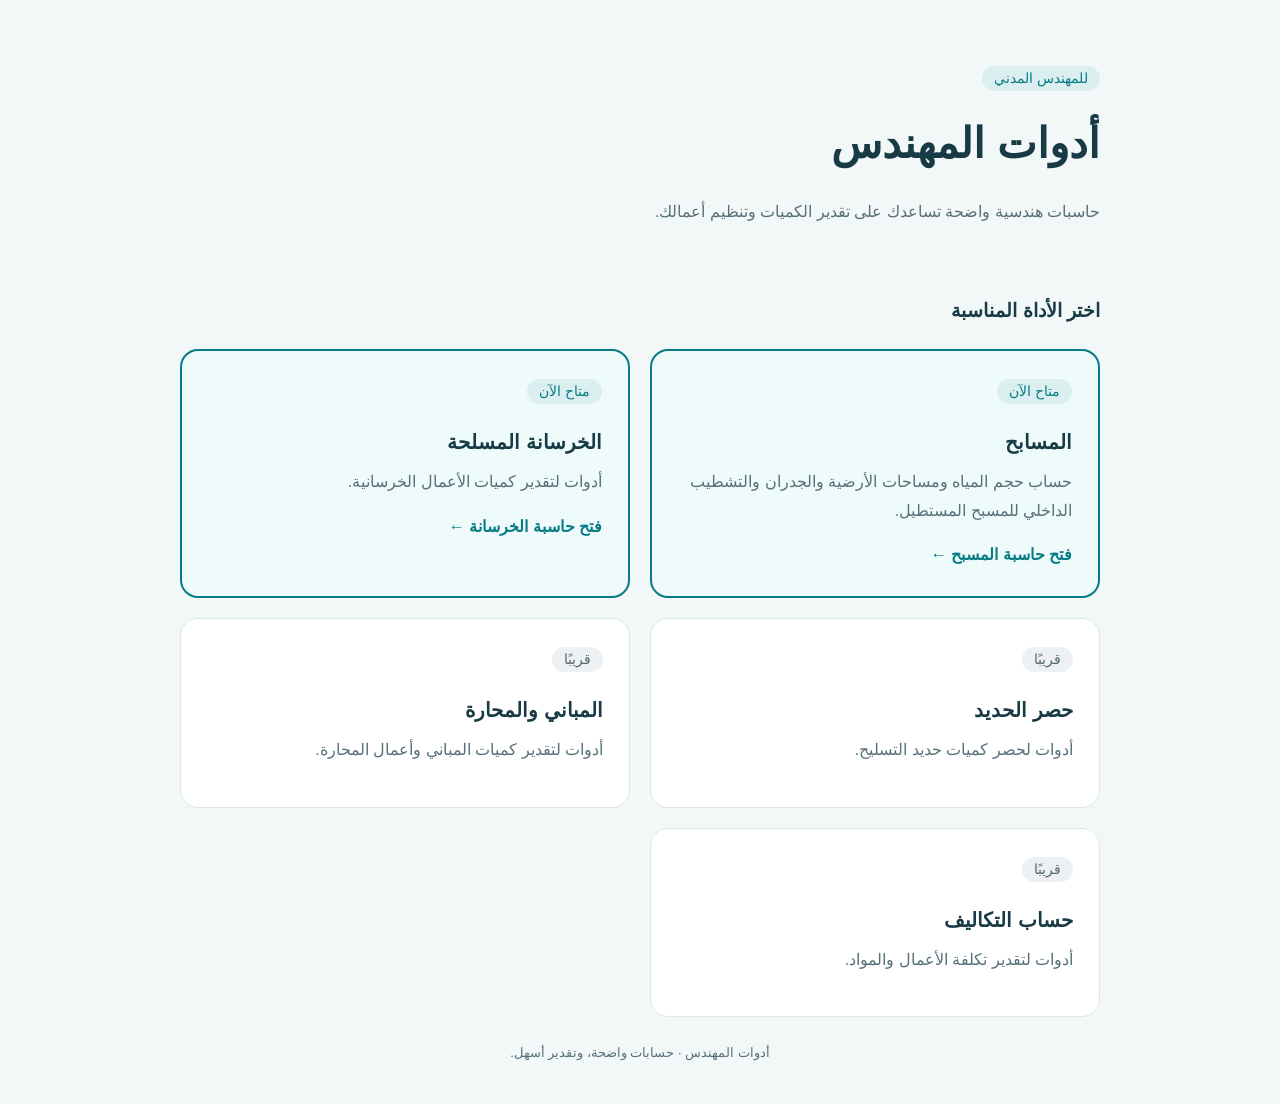
<file: index.html>
<!doctype html>
<html lang="ar" dir="rtl">
<head>
  <meta charset="utf-8">
  <meta name="viewport" content="width=device-width, initial-scale=1">
  <title>أدوات المهندس</title>
  <link rel="stylesheet" href="styles.css">
</head>
<body>
  <main>
    <header class="home-header">
      <span class="badge">للمهندس المدني</span>
      <h1>أدوات المهندس</h1>
      <p>حاسبات هندسية واضحة تساعدك على تقدير الكميات وتنظيم أعمالك.</p>
    </header>
    <section aria-labelledby="tools-title">
      <h2 id="tools-title">اختر الأداة المناسبة</h2>
      <div class="tools-grid">
        <a class="tool-card available" href="pool.html">
          <span class="badge">متاح الآن</span>
          <h3>المسابح</h3>
          <p>حساب حجم المياه ومساحات الأرضية والجدران والتشطيب الداخلي للمسبح المستطيل.</p>
          <span class="tool-action">فتح حاسبة المسبح ←</span>
        </a>
        <a class="tool-card available" href="concrete.html"><span class="badge">متاح الآن</span><h3>الخرسانة المسلحة</h3><p>أدوات لتقدير كميات الأعمال الخرسانية.</p><span class="tool-action">فتح حاسبة الخرسانة ←</span></a>
        <article class="tool-card"><span class="badge soon">قريبًا</span><h3>حصر الحديد</h3><p>أدوات لحصر كميات حديد التسليح.</p></article>
        <article class="tool-card"><span class="badge soon">قريبًا</span><h3>المباني والمحارة</h3><p>أدوات لتقدير كميات المباني وأعمال المحارة.</p></article>
        <article class="tool-card"><span class="badge soon">قريبًا</span><h3>حساب التكاليف</h3><p>أدوات لتقدير تكلفة الأعمال والمواد.</p></article>
      </div>
    </section>
    <footer>أدوات المهندس · حسابات واضحة، وتقدير أسهل.</footer>
  </main>
</body>
</html>
</file>
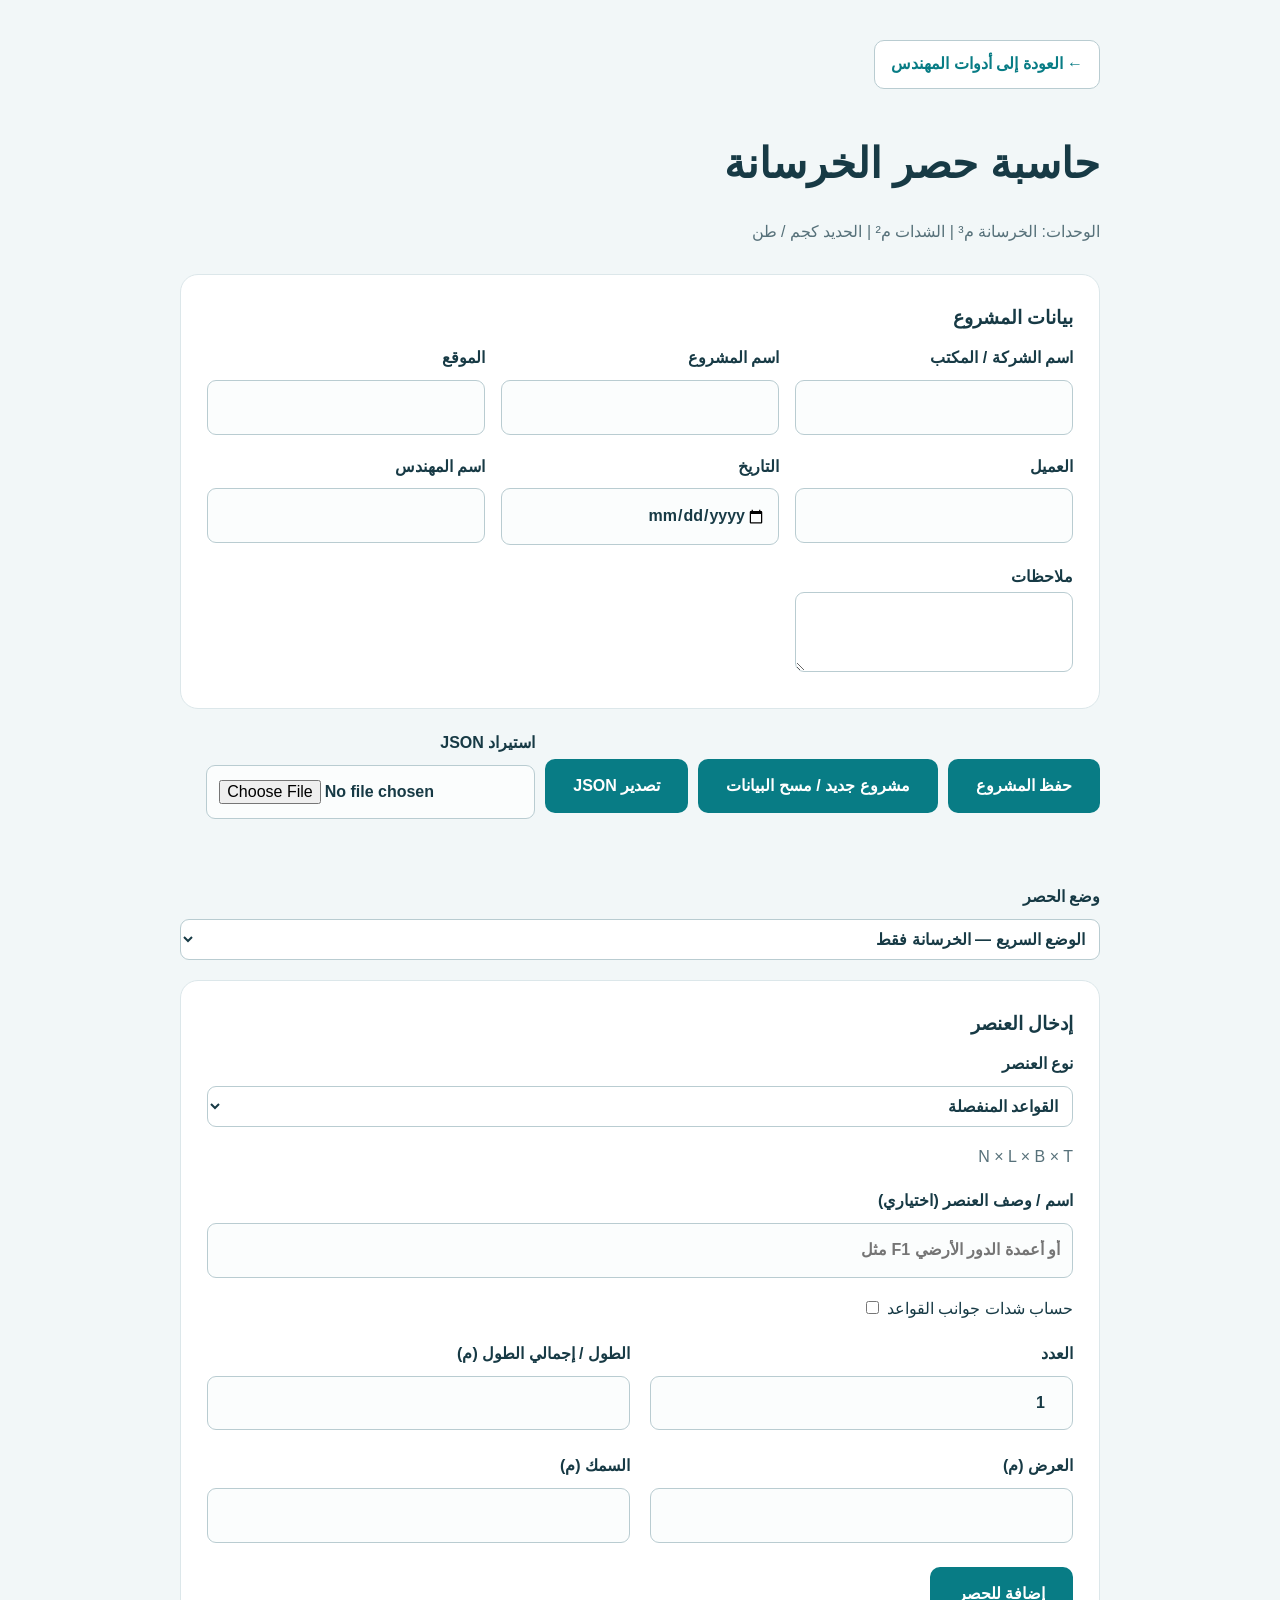
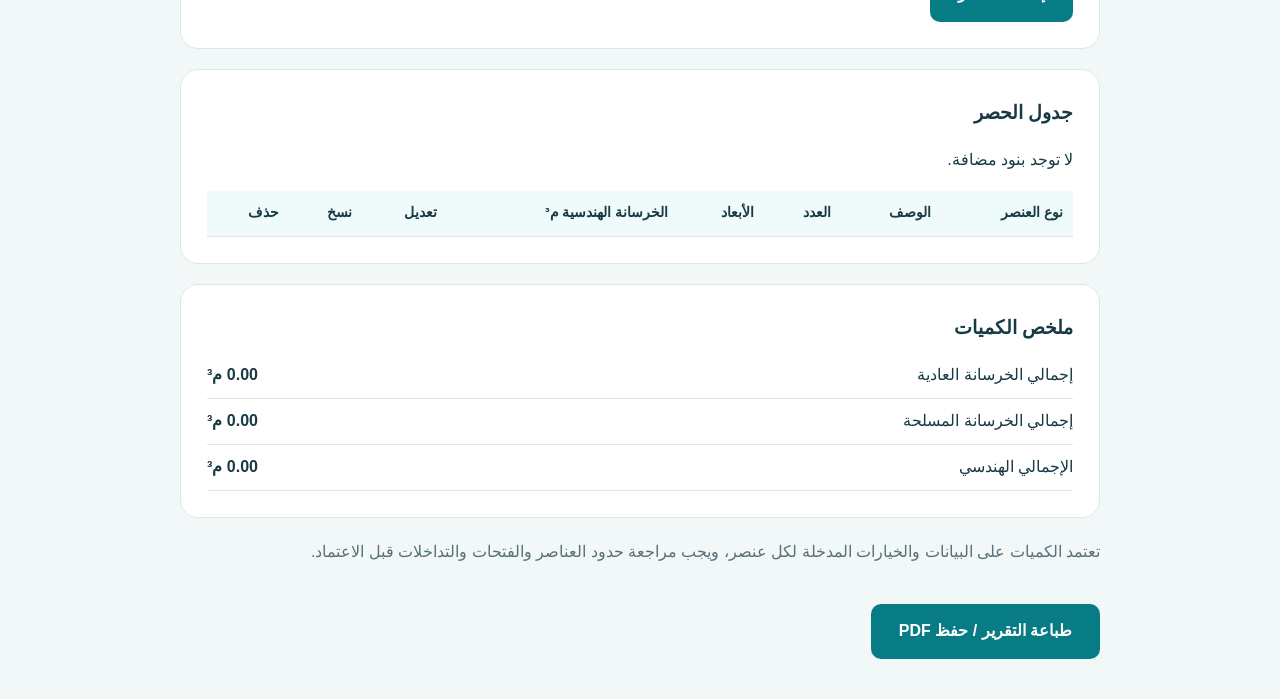
<file: concrete.html>
<!doctype html>
<html lang="ar" dir="rtl"><head><meta charset="utf-8"><meta name="viewport" content="width=device-width, initial-scale=1"><title>حاسبة حصر الخرسانة</title><link rel="stylesheet" href="styles.css"><link rel="stylesheet" href="concrete.css"><script src="concrete-core.js" defer></script><script src="concrete.js" defer></script></head>
<body><main>
<nav class="no-print"><a class="back-link" href="index.html">← العودة إلى أدوات المهندس</a></nav>
<header><h1 class="no-print">حاسبة حصر الخرسانة</h1><h1 class="print-only">تقرير حصر كميات الخرسانة</h1><p>الوحدات: الخرسانة م³ | الشدات م² | الحديد كجم / طن</p></header>
<section class="panel"><h2>بيانات المشروع</h2><div class="project-fields no-print" id="project-fields"></div><div class="print-only" id="print-project"></div></section>
<div class="no-print project-actions"><button type="button" id="save-project">حفظ المشروع</button> <button type="button" id="new-project">مشروع جديد / مسح البيانات</button> <button type="button" id="export-project">تصدير JSON</button> <label>استيراد JSON<input id="import-project" type="file" accept=".json,application/json"></label><p id="storage-status" role="status"></p></div><div class="no-print mode-bar"><label>وضع الحصر<select id="mode"><option value="quick">الوضع السريع — الخرسانة فقط</option><option value="advanced">الوضع المتقدم — الهدر والحديد والشدات والتكلفة</option></select></label></div>
<section class="panel no-print" id="editor"><h2>إدخال العنصر</h2><label>نوع العنصر<select id="element-type"></select></label><p id="formula" class="muted"></p><p id="hollow-note" class="muted" hidden>لا تدخل عرض الكمرات ضمن طول العصب إذا كانت الكمرات تُحصر كبند مستقل.</p><form id="item-form" novalidate><label>اسم / وصف العنصر (اختياري)<input name="description" maxlength="200" placeholder="مثل F1 أو أعمدة الدور الأرضي"></label><div id="options" class="option-fields"></div><div id="dimensions" class="fields"></div><section id="extra-section" hidden><h3>مناطق زيادة السمك فقط</h3><p>أدخل الزيادة ΔT، وليس السمك الكلي. يجب أن تكون المناطق غير متداخلة.</p><div id="extras"></div><button type="button" id="add-extra">إضافة منطقة</button></section><div class="advanced-only"><label>معامل الحديد لهذا البند (kg/m³)<input name="steelRate" type="number" min="0" step="any" value="0"></label><small>معامل الحديد تقدير مبدئي للكميات وليس حصر تسليح تفصيلي.</small></div><p id="item-error" role="alert" hidden></p><button id="save-item" type="submit">إضافة للحصر</button><button id="cancel-edit" type="button" hidden>إلغاء التعديل</button></form></section>
<section class="panel schedule"><h2>جدول الحصر</h2><p id="empty-list">لا توجد بنود مضافة.</p><div class="table-scroll"><table><thead><tr><th>نوع العنصر</th><th>الوصف</th><th>العدد</th><th>الأبعاد</th><th>الخرسانة الهندسية م³</th><th class="advanced-only">بعد الهالك م³</th><th class="advanced-only">الحديد kg</th><th class="advanced-only">الشدات م²</th><th class="no-print">تعديل</th><th class="no-print">نسخ</th><th class="no-print">حذف</th></tr></thead><tbody id="quantity-rows"></tbody></table></div></section>
<section class="panel summary"><h2>ملخص الكميات</h2><div class="advanced-only no-print"><label>نسبة هالك الخرسانة %<select id="waste-select"><option value="0">0%</option><option value="2">2%</option><option value="3">3%</option><option value="5">5%</option><option value="custom">Custom — مخصص</option></select></label><label id="custom-waste-label" hidden>نسبة الهدر %<input id="custom-waste" type="number" min="0" step="any" value="0"></label></div><div id="summary-values" aria-live="polite"></div><div class="advanced-only"><p>هذا تقدير مبدئي ولا يغني عن حصر حديد التسليح من اللوحات الإنشائية.</p><p>الحديد محسوب على الكمية الهندسية دون الهدر. الشدات تحسب للعناصر المدعومة فقط؛ السلالم والخزانات واللبشة والبسطات والعناصر المخصصة لا تشمل شدات تلقائية.</p></div></section>
<section class="panel advanced-only"><h2>التكلفة</h2><p>الأسعار بالعملة الموحدة للمشروع. الخرسانة بسعر كمية الطلب التي تشمل الهدر المختار؛ المصنعية والمضخة والتكاليف الأخرى مبالغ إجمالية. الربح على التكلفة المباشرة مضافًا إليها المصروفات العامة.</p><div id="prices" class="project-fields no-print"></div><div class="print-only" id="print-prices"></div><div id="cost-values"></div></section>
<p id="settings-error" role="alert" hidden></p><p class="muted">تعتمد الكميات على البيانات والخيارات المدخلة لكل عنصر، ويجب مراجعة حدود العناصر والفتحات والتداخلات قبل الاعتماد.</p><button class="no-print" id="print-report" type="button">طباعة التقرير / حفظ PDF</button>
</main></body></html>
</file>
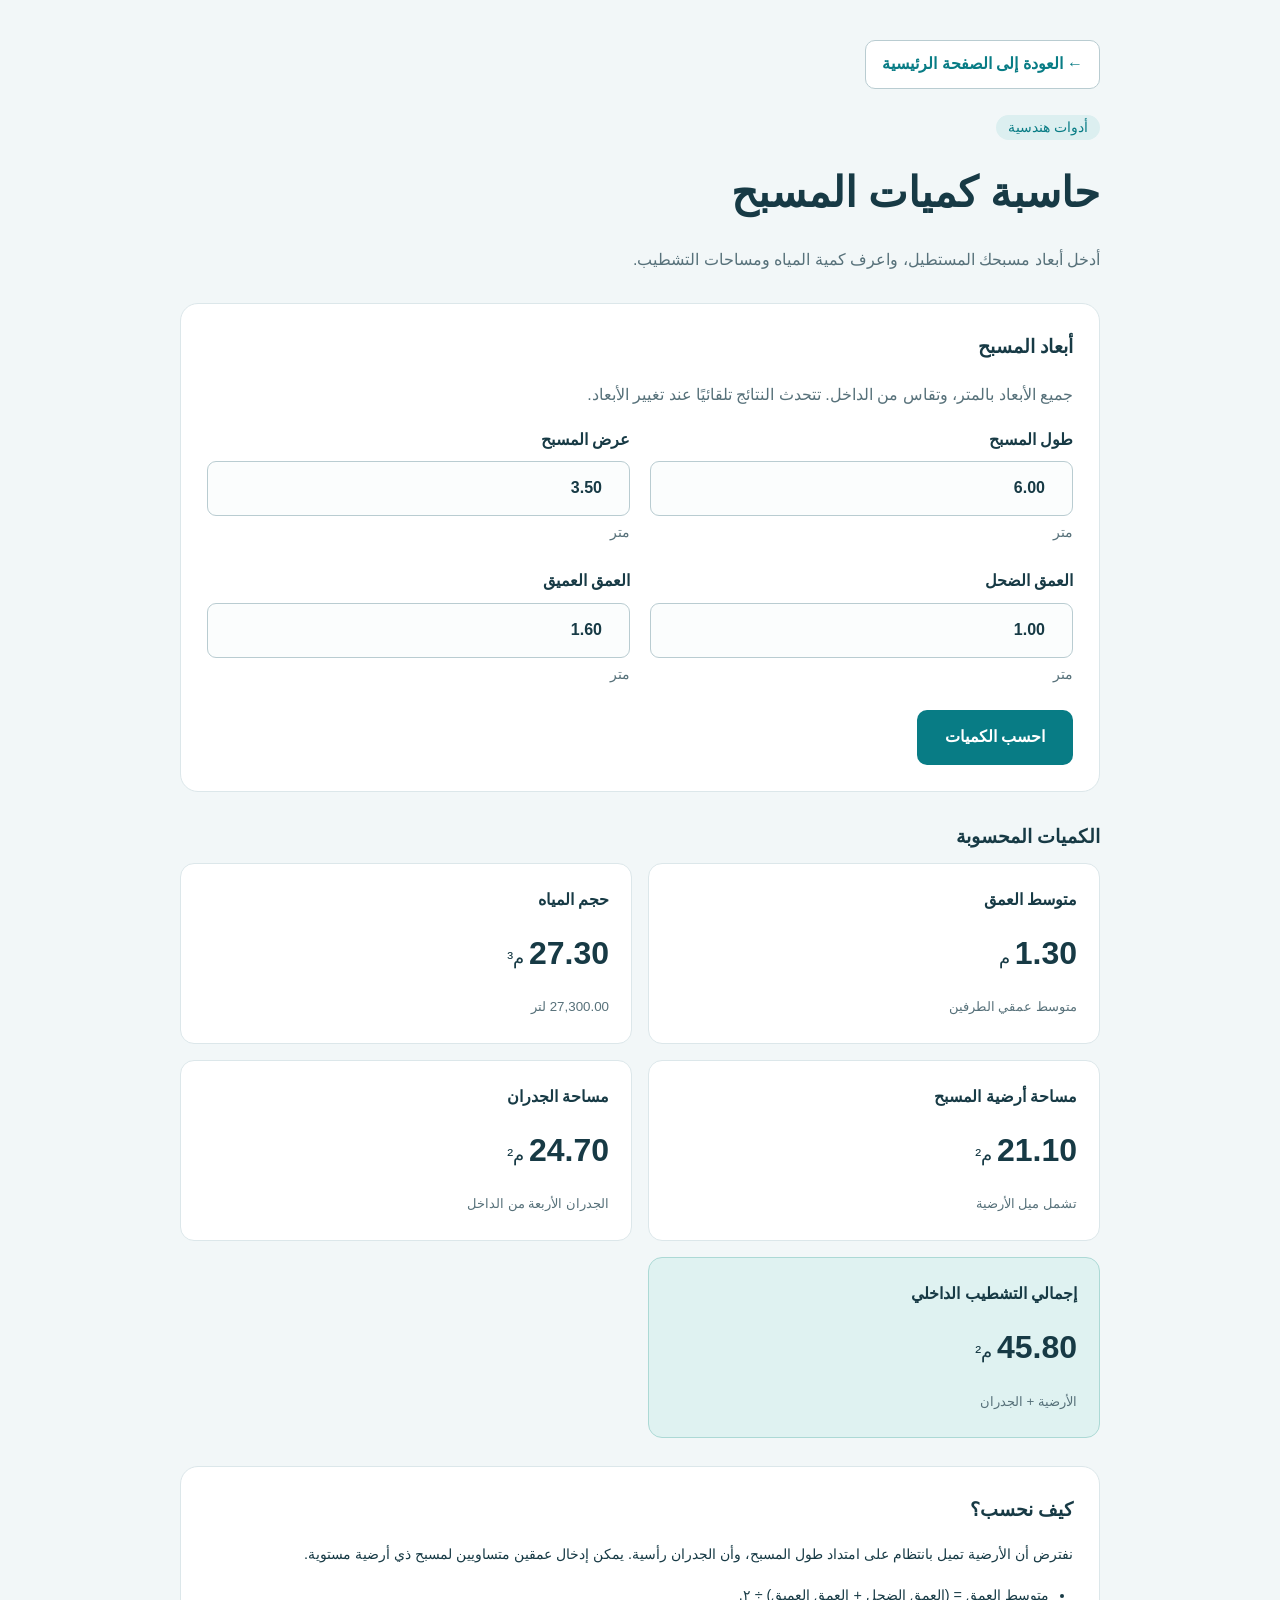
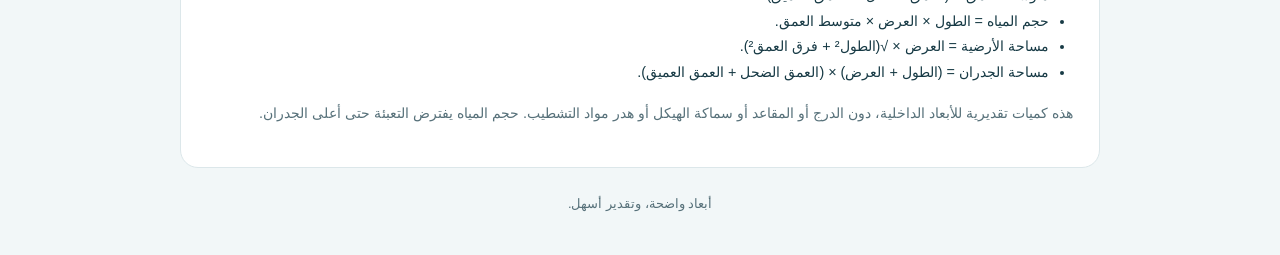
<file: pool.html>
<!doctype html>
<html lang="ar" dir="rtl">
<head>
  <meta charset="utf-8">
  <meta name="viewport" content="width=device-width, initial-scale=1">
  <title>حاسبة كميات المسبح</title>
  <link rel="stylesheet" href="styles.css">
  <script src="calculator.js" defer></script>
</head>
<body>
  <main>
    <nav aria-label="التنقل"><a class="back-link" href="index.html">← العودة إلى الصفحة الرئيسية</a></nav>
    <header><span class="badge">أدوات هندسية</span><h1>حاسبة كميات المسبح</h1><p>أدخل أبعاد مسبحك المستطيل، واعرف كمية المياه ومساحات التشطيب.</p></header>
    <section class="panel" aria-labelledby="dimensions-title">
      <h2 id="dimensions-title">أبعاد المسبح</h2>
      <p class="muted">جميع الأبعاد بالمتر، وتقاس من الداخل. تتحدث النتائج تلقائيًا عند تغيير الأبعاد.</p>
      <form id="pool-form">
        <div class="fields">
          <label>طول المسبح<input name="length" type="number" min="0.01" step="any" value="6.00" required inputmode="decimal"><span>متر</span></label>
          <label>عرض المسبح<input name="width" type="number" min="0.01" step="any" value="3.50" required inputmode="decimal"><span>متر</span></label>
          <label>العمق الضحل<input name="shallow" type="number" min="0.01" step="any" value="1.00" required inputmode="decimal"><span>متر</span></label>
          <label>العمق العميق<input name="deep" type="number" min="0.01" step="any" value="1.60" required inputmode="decimal"><span>متر</span></label>
        </div>
        <p id="error" role="alert" hidden></p>
        <button type="submit">احسب الكميات</button>
      </form>
    </section>
    <section id="results" aria-labelledby="results-title" aria-live="polite" hidden>
      <h2 id="results-title">الكميات المحسوبة</h2>
      <div class="cards">
        <article class="card"><h3>متوسط العمق</h3><p><strong id="averageDepth"></strong> <span>م</span></p><small>متوسط عمقي الطرفين</small></article>
        <article class="card"><h3>حجم المياه</h3><p><strong id="volume"></strong> <span>م³</span></p><small id="liters"></small></article>
        <article class="card"><h3>مساحة أرضية المسبح</h3><p><strong id="floor"></strong> <span>م²</span></p><small>تشمل ميل الأرضية</small></article>
        <article class="card"><h3>مساحة الجدران</h3><p><strong id="walls"></strong> <span>م²</span></p><small>الجدران الأربعة من الداخل</small></article>
        <article class="card total"><h3>إجمالي التشطيب الداخلي</h3><p><strong id="total"></strong> <span>م²</span></p><small>الأرضية + الجدران</small></article>
      </div>
    </section>
    <aside><h2>كيف نحسب؟</h2><p>نفترض أن الأرضية تميل بانتظام على امتداد طول المسبح، وأن الجدران رأسية. يمكن إدخال عمقين متساويين لمسبح ذي أرضية مستوية.</p><ul><li>متوسط العمق = (العمق الضحل + العمق العميق) ÷ ٢.</li><li>حجم المياه = الطول × العرض × متوسط العمق.</li><li>مساحة الأرضية = العرض × √(الطول² + فرق العمق²).</li><li>مساحة الجدران = (الطول + العرض) × (العمق الضحل + العمق العميق).</li></ul><p class="muted">هذه كميات تقديرية للأبعاد الداخلية، دون الدرج أو المقاعد أو سماكة الهيكل أو هدر مواد التشطيب. حجم المياه يفترض التعبئة حتى أعلى الجدران.</p></aside>
    <footer>أبعاد واضحة، وتقدير أسهل.</footer>
  </main>
</body>
</html>
</file>
<file: styles.css>
*{box-sizing:border-box}body{margin:0;background:#f2f7f8;color:#173a45;font-family:Tahoma,Arial,sans-serif;line-height:1.8}main{max-width:960px;margin:auto;padding:40px 20px}header{margin-bottom:28px}.badge{color:#087c85;background:#dceff0;padding:5px 12px;border-radius:20px;font-size:.85rem}h1{font-size:clamp(1.8rem,5vw,2.6rem);margin:14px 0 8px}header p,.muted{color:#57717a}h2{font-size:1.2rem;margin:0 0 8px}.panel,aside{background:white;border:1px solid #dce7ea;border-radius:18px;padding:26px}.fields{display:grid;grid-template-columns:repeat(2,1fr);gap:20px}label{display:block;font-weight:bold}label span{font-weight:normal;font-size:.85rem;color:#57717a}input{display:block;width:100%;padding:12px;margin:7px 0 2px;border:1px solid #b9ccd1;border-radius:9px;font:inherit;direction:ltr;text-align:right;color:#173a45;background:#fbfdfd}input:focus{outline:3px solid #b7e9ec;border-color:#087c85}button{margin-top:22px;background:#087c85;color:white;border:0;border-radius:10px;padding:13px 28px;font:inherit;font-weight:bold;cursor:pointer}button:hover{background:#065e65}button:focus-visible{outline:3px solid #173a45;outline-offset:3px}#error{color:#a12c2c}#results{margin:28px 0}.cards{display:grid;grid-template-columns:repeat(2,1fr);gap:16px}.card{background:white;padding:22px;border:1px solid #dce7ea;border-radius:14px}.card h3{font-size:1rem;margin:0}.card p{margin:10px 0;font-size:1.1rem}.card strong{font-size:2rem}.card small{color:#57717a}.total{background:#dff2f1;border-color:#acd9d5}aside{margin-top:28px;font-size:.9rem}aside ul{padding-inline-start:24px}footer{text-align:center;color:#57717a;font-size:.8rem;margin-top:24px}[hidden]{display:none!important}@media(max-width:540px){main{padding:24px 14px}.fields,.cards{grid-template-columns:1fr}.panel,aside{padding:20px}}

/* Home page and shared navigation */
.back-link{display:inline-block;color:#087c85;border:1px solid #b9ccd1;background:white;padding:9px 16px;border-radius:10px;text-decoration:none;font-weight:bold;margin-bottom:24px}
.back-link:hover{background:#dceff0}.back-link:focus-visible,.tool-card.available:focus-visible{outline:3px solid #087c85;outline-offset:4px}
.home-header{padding:24px 0}.tools-grid{display:grid;grid-template-columns:repeat(2,minmax(0,1fr));gap:20px;margin-top:20px}
.tool-card{display:block;background:white;border:1px solid #dce7ea;border-radius:18px;padding:26px;color:#173a45;text-decoration:none}
.tool-card h3{margin:18px 0 8px;font-size:1.25rem}.tool-card p{color:#57717a;margin:0 0 16px}.tool-card.available{border:2px solid #087c85;background:#effafa;transition:box-shadow .15s}
.tool-card.available:hover{box-shadow:0 6px 18px #173a4515}.tool-action{color:#087c85;font-weight:bold}.soon{background:#edf1f3;color:#536772}
@media(max-width:540px){.tools-grid{grid-template-columns:1fr}.tool-card{padding:22px}}
</file>
<file: concrete.css>
select{display:block;width:100%;font:inherit;padding:10px;border:1px solid #b9ccd1;border-radius:9px;background:white;color:#173a45;margin:7px 0}textarea{width:100%;font:inherit;min-height:80px;border:1px solid #b9ccd1;border-radius:9px;padding:10px}.panel{margin-bottom:20px}.project-fields{display:grid;grid-template-columns:repeat(3,minmax(0,1fr));gap:16px}.mode-bar{margin:20px 0}.option-fields{display:grid;grid-template-columns:repeat(2,minmax(0,1fr));gap:12px;margin:16px 0}.check{font-weight:normal}.check input{display:inline;width:auto;margin-inline-end:8px}.table-scroll{overflow-x:auto}table{width:100%;min-width:850px;border-collapse:collapse;text-align:right}th,td{padding:10px;border-bottom:1px solid #dce7ea;font-size:.85rem}th{background:#effafa}td button{padding:6px 10px;margin:0;font-size:.8rem}.summary-line{display:flex;justify-content:space-between;gap:16px;padding:8px 0;border-bottom:1px solid #dce7ea}.summary-line strong{white-space:nowrap}#item-error,#settings-error{color:#a12c2c}.extra-row{display:grid;grid-template-columns:repeat(4,minmax(0,1fr)) auto;gap:8px;margin:12px 0}.extra-row button{align-self:center}.quick .advanced-only{display:none!important}#cancel-edit{background:#57717a;margin-inline-start:10px}@media(max-width:650px){.project-fields,.option-fields{grid-template-columns:1fr}.extra-row{grid-template-columns:repeat(2,minmax(0,1fr))}}@page{size:A4;margin:14mm}@media print{.no-print{display:none!important}body{background:white;color:black;font-size:10pt}main{max-width:none;padding:0}.panel{padding:10px;border:1px solid #ccc;border-radius:0;break-inside:auto}header{margin:0}h1{font-size:18pt}h2{font-size:12pt}.table-scroll{overflow:visible}table{min-width:0;table-layout:fixed}th,td{font-size:8pt;overflow-wrap:anywhere;padding:5px}thead{display:table-header-group}tr,.summary-line{break-inside:avoid}input,textarea{border:0;padding:0;background:white}textarea{min-height:50px}.project-fields{grid-template-columns:repeat(3,1fr)}button{display:none}select{border:0}.quick .advanced-only{display:none!important}}

.print-only{display:none}@media print{.print-only{display:block}.print-only p{white-space:pre-wrap;overflow-wrap:anywhere;margin:4px 0}}

.project-actions{display:flex;flex-wrap:wrap;gap:10px;align-items:center;margin-bottom:20px}.project-actions p{width:100%}td:nth-child(4){min-width:220px;max-width:340px;overflow-wrap:anywhere}.table-scroll{max-width:100%}@media print{td:nth-child(4){min-width:0;max-width:none}}

td details summary{cursor:pointer;color:#087c85}td details p{line-height:1.7;margin:6px 0}@media print{td details summary{display:none}td details p{margin:0}}

.rib-group{border:1px solid #dce7ea;border-radius:10px;padding:14px;min-width:0;display:grid;gap:12px}.rib-group legend{font-weight:bold;color:#087c85;padding:0 8px}

/* Report-only compact A4 layout; interactive styles remain unchanged. */
@media print{
 @page{size:A4;margin:11mm}
 body{line-height:1.35}
 header{margin-bottom:7px}h1{margin:0 0 5px}header p{margin:0}
 .panel{padding:7px;margin-bottom:9px}
 .empty-print-project{display:none!important}
 #print-project{display:grid;grid-template-columns:repeat(2,minmax(0,1fr));gap:3px 12px}
 #print-project p{margin:0}
 .summary{break-inside:avoid;page-break-inside:avoid}
 h2{break-after:avoid;page-break-after:avoid;margin:0 0 5px}
 .summary-line{padding:4px 0}
 th,td{padding:4px;font-size:8pt;line-height:1.35}
 table{table-layout:auto}
 td:nth-child(4){width:38%}
 .hollow-print-cell details{display:none}
 .print-hollow-details p{white-space:normal;margin:0 0 2px;line-height:1.35}
 .summary p{margin:5px 0;font-size:9pt}
}

@media print{
 .panel:has(> #print-project:empty){display:none!important}
 section.panel.summary{break-inside:avoid!important;page-break-inside:avoid!important}
 .summary #summary-values{display:grid;grid-template-columns:repeat(2,minmax(0,1fr));column-gap:12px}
 .summary-line{font-size:9pt;line-height:1.35;padding:3px 0}
 #print-prices{display:grid;grid-template-columns:repeat(3,minmax(0,1fr));gap:3px 10px;font-size:8.5pt}
 #print-prices p{margin:0}
 #cost-values{display:grid;grid-template-columns:repeat(2,minmax(0,1fr));gap:0 12px}
 .panel p{margin-top:4px;margin-bottom:4px}
 .hollow-print-cell{font-size:8.5pt}
}
</file>
